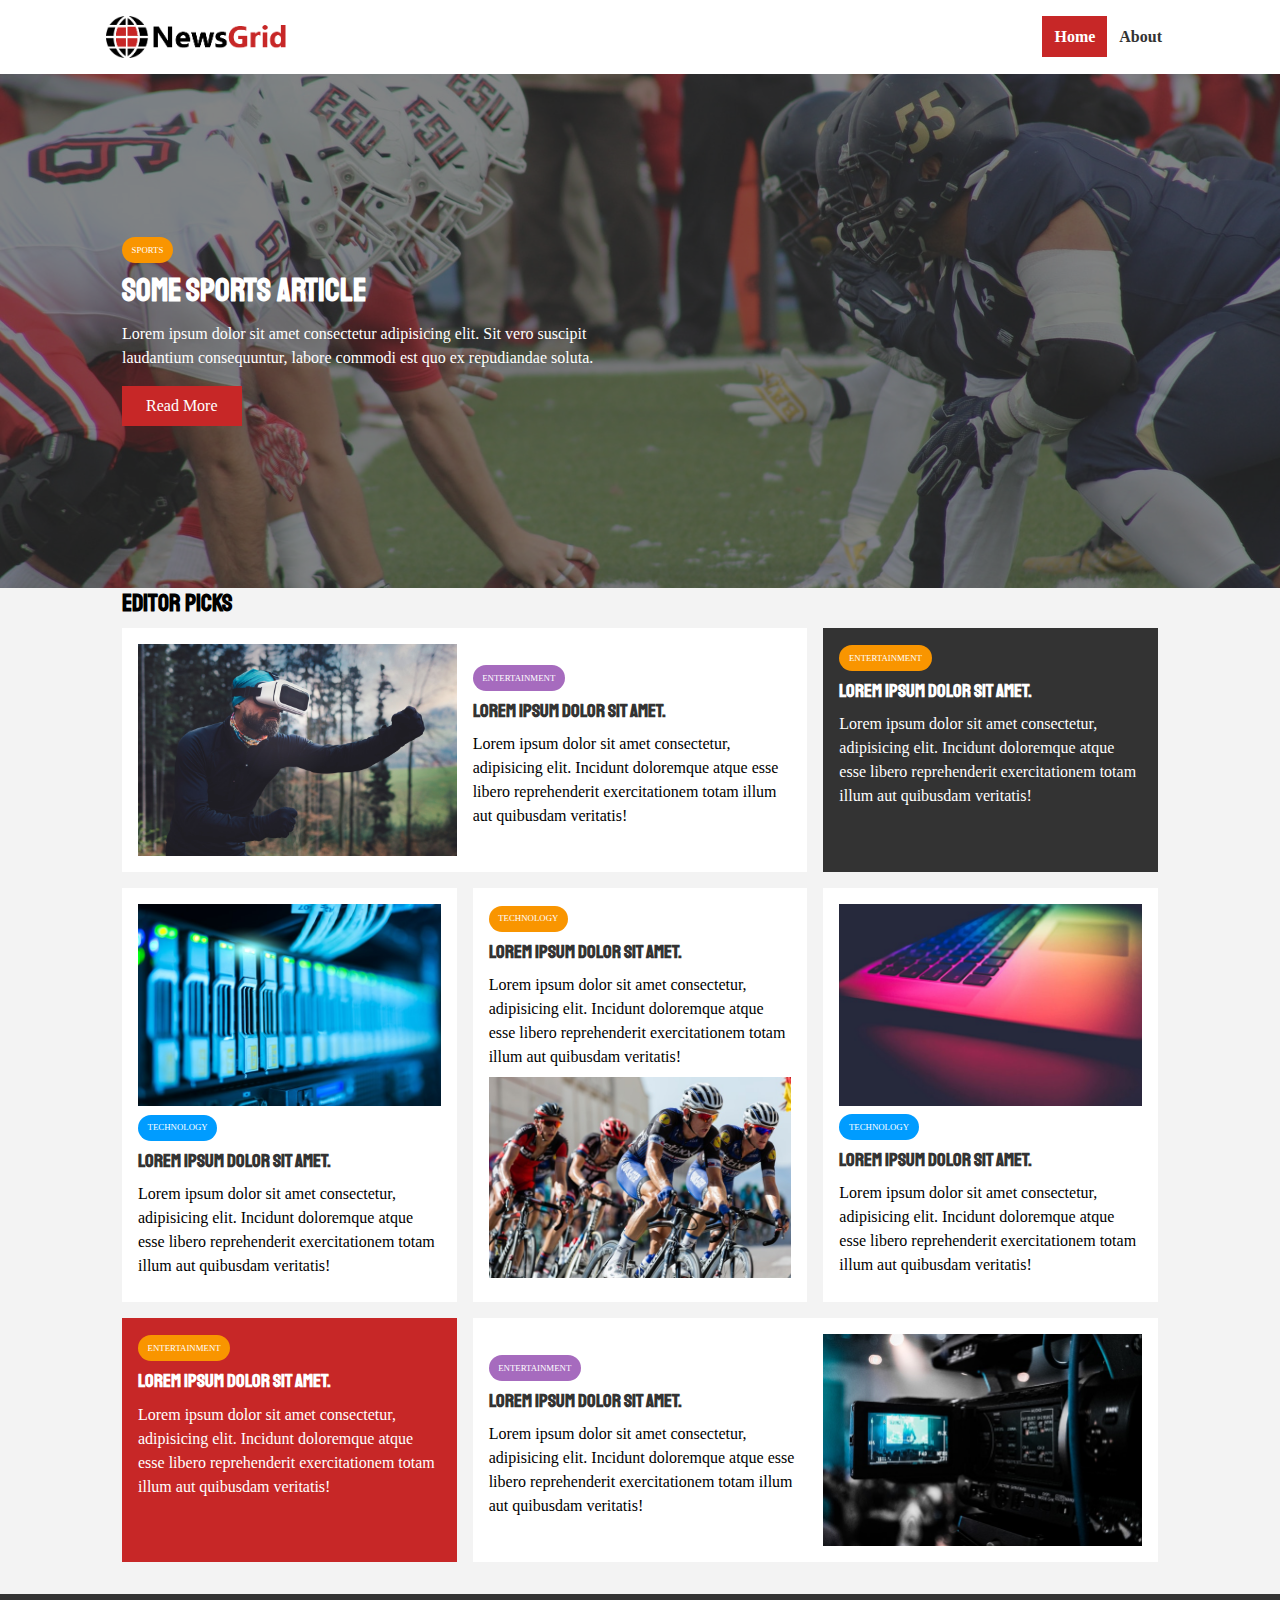
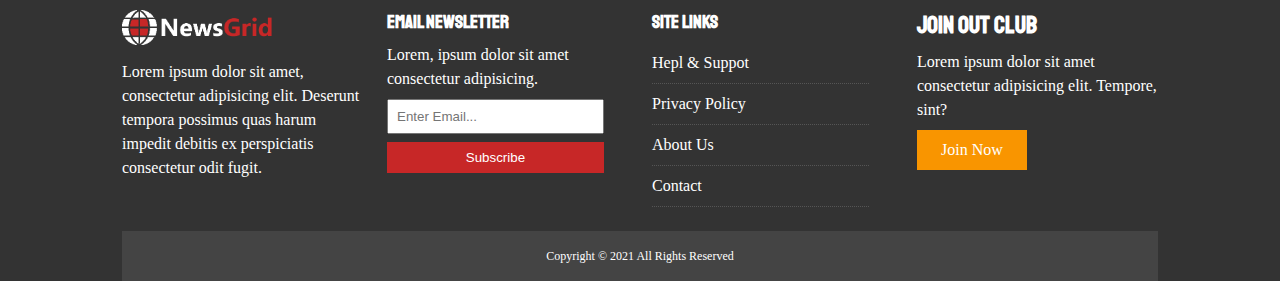
<file: index.html>
<!DOCTYPE html>
<html lang="en">
    <head>
        <meta charset="UTF-8" />
        <meta http-equiv="X-UA-Compatible" content="IE=edge" />
        <meta name="viewport" content="width=device-width, initial-scale=1.0" />
        <link
            href="https://fonts.googleapis.com/css2?family=Lato&family=Staatliches&display=swap"
            rel="stylesheet"
        />
        <link
            rel="stylesheet"
            href="https://cdnjs.cloudflare.com/ajax/libs/font-awesome/5.15.2/css/all.min.css"
            integrity="sha512-HK5fgLBL+xu6dm/Ii3z4xhlSUyZgTT9tuc/hSrtw6uzJOvgRr2a9jyxxT1ely+B+xFAmJKVSTbpM/CuL7qxO8w=="
            crossorigin="anonymous"
        />
        <link rel="stylesheet" href="css/style.css" />
        <link
            rel="stylesheet"
            media="screen and (max-width:768px)"
            href="css/mobile.css"
        />
        <link rel="shortcut icon" type="image/x-icon" href="favicon.ico" />
        <title>News Grid | Lates News</title>
    </head>
    <body>
        <nav id="main-nav">
            <div class="container">
                <img src="images/logo.png" alt="NewsGrid" class="logo" />
                <div class="social">
                    <a href="http://facebook.com" target="_blank"
                        ><i class="fab fa-facebook fa-2x"></i
                    ></a>
                    <a href="http://twitter.com" target="_blank"
                        ><i class="fab fa-twitter fa-2x"></i
                    ></a>
                    <a href="http://instagram.com" target="_blank"
                        ><i class="fab fa-instagram fa-2x"></i
                    ></a>
                    <a href="http://youtube.com" target="_blank"
                        ><i class="fab fa-youtube fa-2x"></i
                    ></a>
                </div>
                <ul>
                    <li><a href="index.html" class="current">Home</a></li>
                    <li><a href="about.html" class="">About</a></li>
                </ul>
            </div>
        </nav>
        <!-- Showcase -->
        <header id="showcase">
            <div class="container">
                <div class="showcase-container">
                    <div class="showcase-content">
                        <div class="category category-sports">Sports</div>
                        <h1>Some Sports Article</h1>
                        <p>
                            Lorem ipsum dolor sit amet consectetur adipisicing
                            elit. Sit vero suscipit laudantium consequuntur,
                            labore commodi est quo ex repudiandae soluta.
                        </p>
                        <a href="article.html" class="btn btn-primary"
                            >Read More</a
                        >
                    </div>
                </div>
            </div>
        </header>

        <!-- Home Articles -->
        <section id="home-articles" class="py-2">
            <div class="container">
                <h2>Editor Picks</h2>
                <div class="articles-container">
                    <article class="card">
                        <img src="images/articles/ent1.jpg" alt="" />
                        <div>
                            <div class="category category-ent">
                                Entertainment
                            </div>
                            <h3>
                                <a href="article.html"
                                    >Lorem ipsum dolor sit amet.</a
                                >
                            </h3>
                            <p>
                                Lorem ipsum dolor sit amet consectetur,
                                adipisicing elit. Incidunt doloremque atque esse
                                libero reprehenderit exercitationem totam illum
                                aut quibusdam veritatis!
                            </p>
                        </div>
                    </article>

                    <article class="card bg-dark">
                        <div class="category category-sports">
                            Entertainment
                        </div>
                        <div>
                            <h3>
                                <a href="article.html"
                                    >Lorem ipsum dolor sit amet.</a
                                >
                            </h3>
                            <p>
                                Lorem ipsum dolor sit amet consectetur,
                                adipisicing elit. Incidunt doloremque atque esse
                                libero reprehenderit exercitationem totam illum
                                aut quibusdam veritatis!
                            </p>
                        </div>
                    </article>

                    <article class="card">
                        <img src="images/articles/tech1.jpg" alt="" />
                        <div class="category category-tech">Technology</div>
                        <h3>
                            <a href="article.html"
                                >Lorem ipsum dolor sit amet.</a
                            >
                        </h3>
                        <p>
                            Lorem ipsum dolor sit amet consectetur, adipisicing
                            elit. Incidunt doloremque atque esse libero
                            reprehenderit exercitationem totam illum aut
                            quibusdam veritatis!
                        </p>
                    </article>

                    <article class="card">
                        <div class="category category-sports">Technology</div>
                        <h3>
                            <a href="article.html"
                                >Lorem ipsum dolor sit amet.</a
                            >
                        </h3>
                        <p>
                            Lorem ipsum dolor sit amet consectetur, adipisicing
                            elit. Incidunt doloremque atque esse libero
                            reprehenderit exercitationem totam illum aut
                            quibusdam veritatis!
                        </p>
                        <img src="images/articles/sports1.jpg" alt="" />
                    </article>

                    <article class="card">
                        <img src="images/articles/tech2.jpg" alt="" />
                        <div class="category category-tech">Technology</div>
                        <h3>
                            <a href="article.html"
                                >Lorem ipsum dolor sit amet.</a
                            >
                        </h3>
                        <p>
                            Lorem ipsum dolor sit amet consectetur, adipisicing
                            elit. Incidunt doloremque atque esse libero
                            reprehenderit exercitationem totam illum aut
                            quibusdam veritatis!
                        </p>
                    </article>

                    <article class="card bg-primary">
                        <div class="category category-sports">
                            Entertainment
                        </div>
                        <h3>
                            <a href="article.html"
                                >Lorem ipsum dolor sit amet.</a
                            >
                        </h3>
                        <p>
                            Lorem ipsum dolor sit amet consectetur, adipisicing
                            elit. Incidunt doloremque atque esse libero
                            reprehenderit exercitationem totam illum aut
                            quibusdam veritatis!
                        </p>
                    </article>

                    <article class="card">
                        <div>
                            <div class="category category-ent">
                                Entertainment
                            </div>
                            <h3>
                                <a href="article.html"
                                    >Lorem ipsum dolor sit amet.</a
                                >
                            </h3>
                            <p>
                                Lorem ipsum dolor sit amet consectetur,
                                adipisicing elit. Incidunt doloremque atque esse
                                libero reprehenderit exercitationem totam illum
                                aut quibusdam veritatis!
                            </p>
                        </div>
                        <img src="images/articles/ent2.jpg" alt="" />
                    </article>
                </div>
            </div>
        </section>

        <!-- Footer -->
        <footer id="main-footer" class="py-2">
            <div class="container footer-container">
                <div>
                    <img src="images/logo_light.png" alt="NewsGrid" />
                    <p>
                        Lorem ipsum dolor sit amet, consectetur adipisicing
                        elit. Deserunt tempora possimus quas harum impedit
                        debitis ex perspiciatis consectetur odit fugit.
                    </p>
                </div>
                <div>
                    <h3>Email Newsletter</h3>
                    <p>Lorem, ipsum dolor sit amet consectetur adipisicing.</p>
                    <form name="contact" method="POST" data-netlify="true">
                        <input
                            type="email"
                            name="email"
                            placeholder="Enter Email..."
                        />
                        <input
                            type="submit"
                            value="Subscribe"
                            class="btn btn-primary"
                        />
                    </form>
                </div>
                <div>
                    <h3>Site Links</h3>
                    <ul class="list">
                        <li><a href="#">Hepl & Suppot</a></li>
                        <li><a href="#">Privacy Policy</a></li>
                        <li><a href="#">About Us</a></li>
                        <li><a href="#">Contact</a></li>
                    </ul>
                </div>
                <div>
                    <h2>Join Out Club</h2>
                    <p>
                        Lorem ipsum dolor sit amet consectetur adipisicing elit.
                        Tempore, sint?
                    </p>
                    <a href="#" class="btn btn-secondary">Join Now</a>
                </div>
                <div>
                    <p>Copyright &copy 2021 All Rights Reserved</p>
                </div>
            </div>
        </footer>
    </body>
</html>
</file>
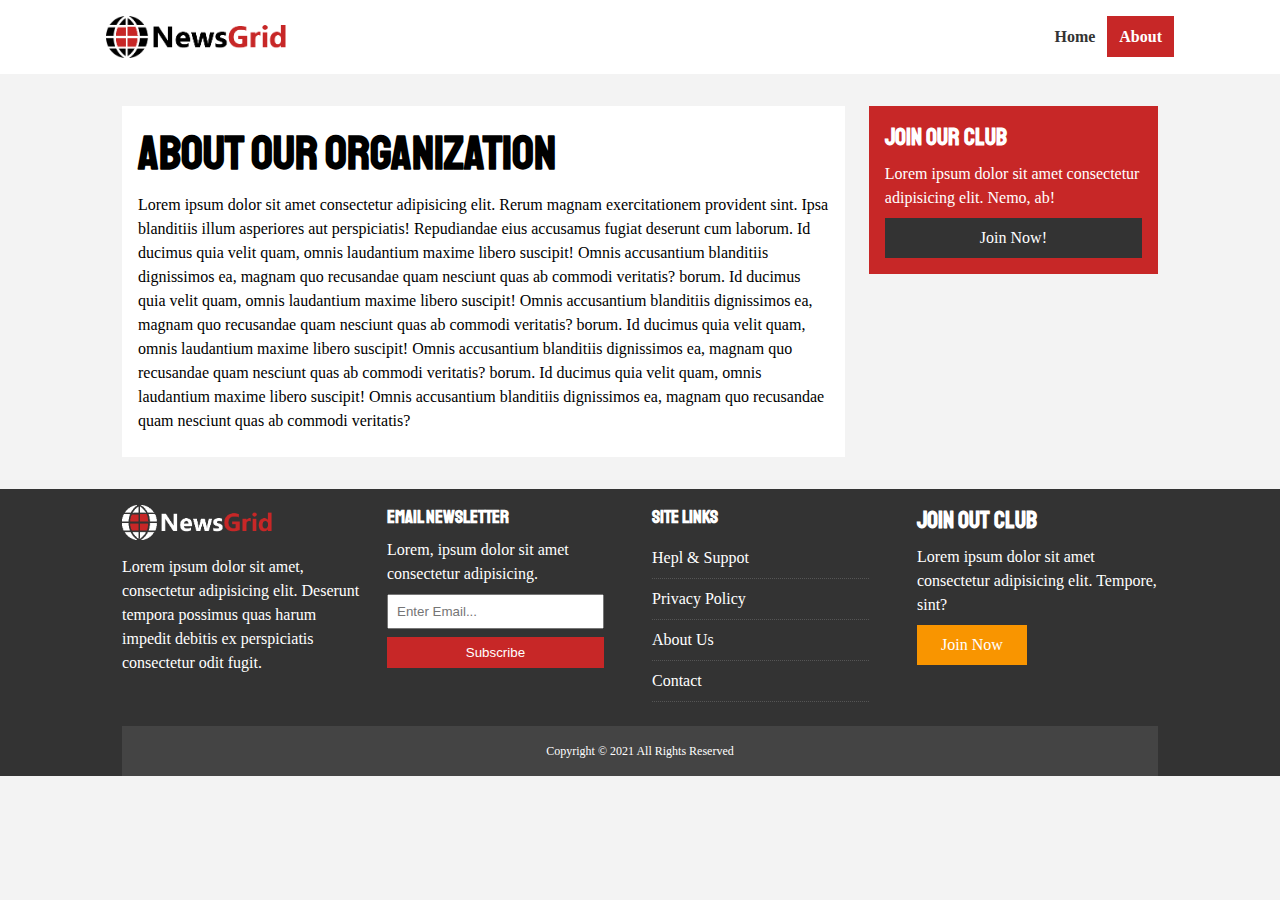
<file: about.html>
<!DOCTYPE html>
<html lang="en">
    <head>
        <meta charset="UTF-8" />
        <meta http-equiv="X-UA-Compatible" content="IE=edge" />
        <meta name="viewport" content="width=device-width, initial-scale=1.0" />
        <link
            href="https://fonts.googleapis.com/css2?family=Lato&family=Staatliches&display=swap"
            rel="stylesheet"
        />
        <link
            rel="stylesheet"
            href="https://cdnjs.cloudflare.com/ajax/libs/font-awesome/5.15.2/css/all.min.css"
            integrity="sha512-HK5fgLBL+xu6dm/Ii3z4xhlSUyZgTT9tuc/hSrtw6uzJOvgRr2a9jyxxT1ely+B+xFAmJKVSTbpM/CuL7qxO8w=="
            crossorigin="anonymous"
        />
        <link rel="stylesheet" href="css/style.css" />
        <link
            rel="stylesheet"
            media="screen and (max-width:768px)"
            href="css/mobile.css"
        />
        <link rel="shortcut icon" type="image/x-icon" href="favicon.ico" />
        <title>About</title>
    </head>
    <body>
        <nav id="main-nav">
            <div class="container">
                <img src="images/logo.png" alt="NewsGrid" class="logo" />
                <div class="social">
                    <a href="http://facebook.com" target="_blank"
                        ><i class="fab fa-facebook fa-2x"></i
                    ></a>
                    <a href="http://twitter.com" target="_blank"
                        ><i class="fab fa-twitter fa-2x"></i
                    ></a>
                    <a href="http://instagram.com" target="_blank"
                        ><i class="fab fa-instagram fa-2x"></i
                    ></a>
                    <a href="http://youtube.com" target="_blank"
                        ><i class="fab fa-youtube fa-2x"></i
                    ></a>
                </div>
                <ul>
                    <li><a href="index.html" class="">Home</a></li>
                    <li><a href="about.html" class="current">About</a></li>
                </ul>
            </div>
        </nav>

        <!-- about -->
        <section id="about">
            <div class="container">
                <div class="page-container">
                    <article class="card">
                        <h1 class="l-heading">About Our Organization</h1>
                        <p>
                            Lorem ipsum dolor sit amet consectetur adipisicing
                            elit. Rerum magnam exercitationem provident sint.
                            Ipsa blanditiis illum asperiores aut perspiciatis!
                            Repudiandae eius accusamus fugiat deserunt cum
                            laborum. Id ducimus quia velit quam, omnis
                            laudantium maxime libero suscipit! Omnis accusantium
                            blanditiis dignissimos ea, magnam quo recusandae
                            quam nesciunt quas ab commodi veritatis? borum. Id
                            ducimus quia velit quam, omnis laudantium maxime
                            libero suscipit! Omnis accusantium blanditiis
                            dignissimos ea, magnam quo recusandae quam nesciunt
                            quas ab commodi veritatis? borum. Id ducimus quia
                            velit quam, omnis laudantium maxime libero suscipit!
                            Omnis accusantium blanditiis dignissimos ea, magnam
                            quo recusandae quam nesciunt quas ab commodi
                            veritatis? borum. Id ducimus quia velit quam, omnis
                            laudantium maxime libero suscipit! Omnis accusantium
                            blanditiis dignissimos ea, magnam quo recusandae
                            quam nesciunt quas ab commodi veritatis?
                        </p>
                    </article>
                    <aside class="card bg-primary">
                        <h2>Join Our Club</h2>
                        <p>
                            Lorem ipsum dolor sit amet consectetur adipisicing
                            elit. Nemo, ab!
                        </p>
                        <a href="#" class="btn btn-dark btn-block">Join Now!</a>
                    </aside>
                </div>
            </div>
        </section>

        <!-- Footer -->
        <footer id="main-footer" class="py-2">
            <div class="container footer-container">
                <div>
                    <img src="images/logo_light.png" alt="NewsGrid" />
                    <p>
                        Lorem ipsum dolor sit amet, consectetur adipisicing
                        elit. Deserunt tempora possimus quas harum impedit
                        debitis ex perspiciatis consectetur odit fugit.
                    </p>
                </div>
                <div>
                    <h3>Email Newsletter</h3>
                    <p>Lorem, ipsum dolor sit amet consectetur adipisicing.</p>
                    <form name="contact" method="POST" data-netlify="true">
                        <input
                            type="email"
                            name="email"
                            placeholder="Enter Email..."
                        />
                        <input
                            type="submit"
                            value="Subscribe"
                            class="btn btn-primary"
                        />
                    </form>
                </div>
                <div>
                    <h3>Site Links</h3>
                    <ul class="list">
                        <li><a href="#">Hepl & Suppot</a></li>
                        <li><a href="#">Privacy Policy</a></li>
                        <li><a href="#">About Us</a></li>
                        <li><a href="#">Contact</a></li>
                    </ul>
                </div>
                <div>
                    <h2>Join Out Club</h2>
                    <p>
                        Lorem ipsum dolor sit amet consectetur adipisicing elit.
                        Tempore, sint?
                    </p>
                    <a href="#" class="btn btn-secondary">Join Now</a>
                </div>
                <div>
                    <p>Copyright &copy 2021 All Rights Reserved</p>
                </div>
            </div>
        </footer>
    </body>
</html>
</file>
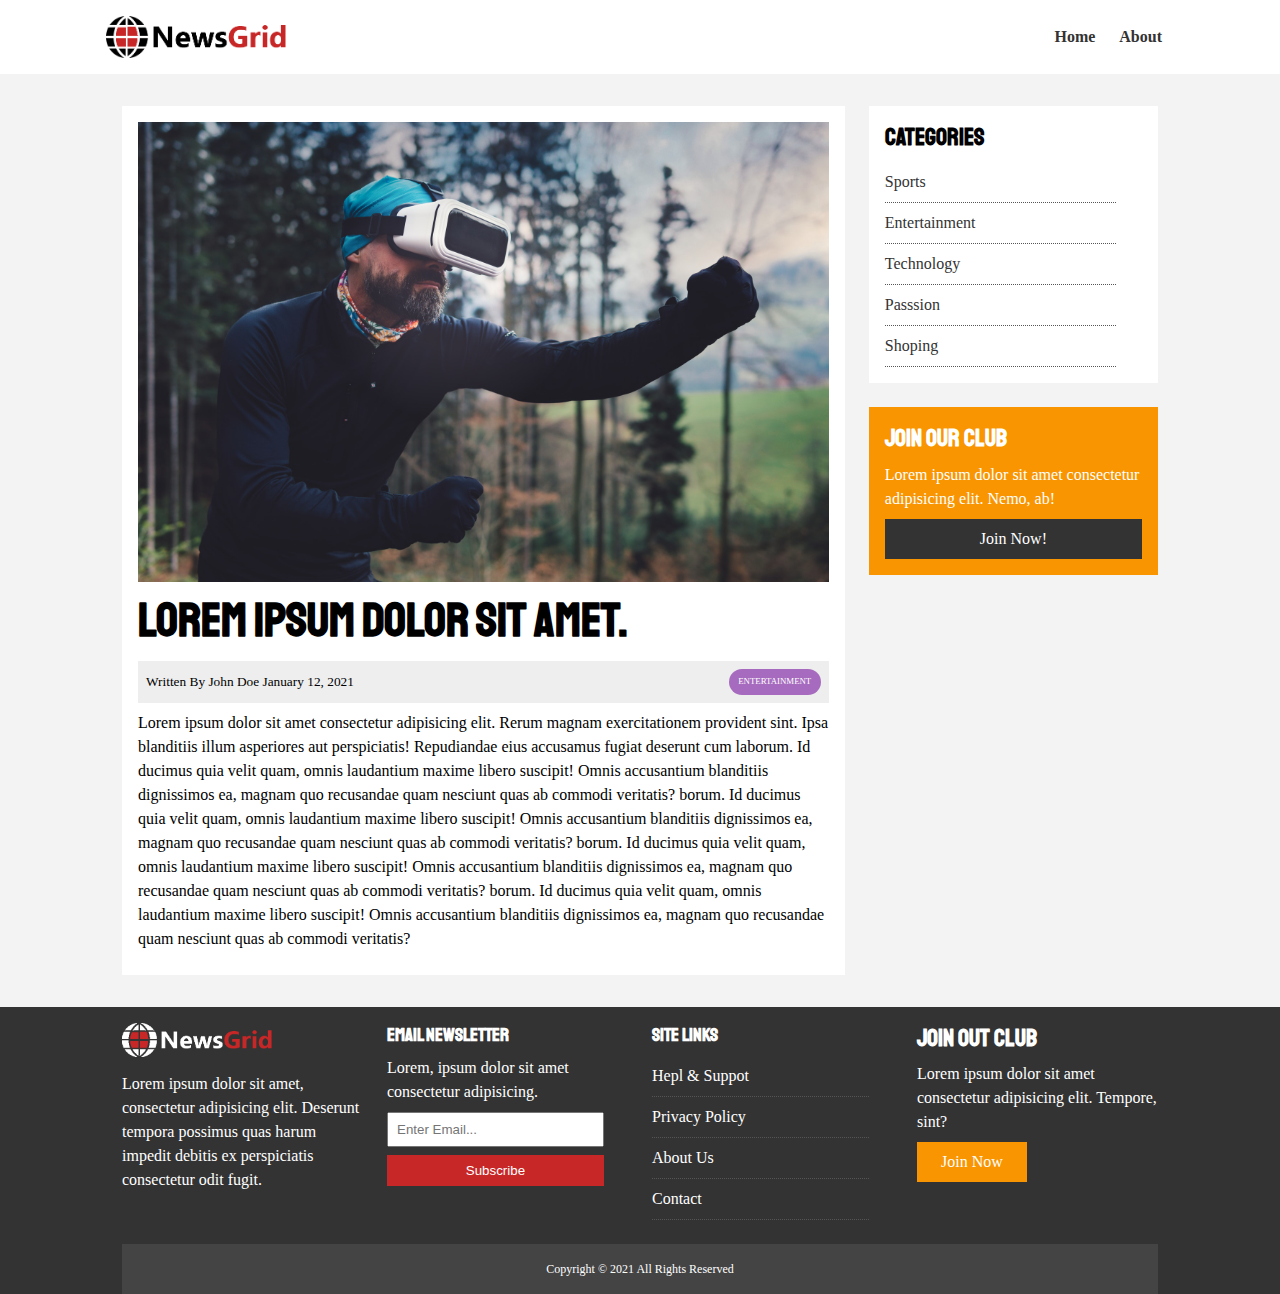
<file: article.html>
<!DOCTYPE html>
<html lang="en">
    <head>
        <meta charset="UTF-8" />
        <meta http-equiv="X-UA-Compatible" content="IE=edge" />
        <meta name="viewport" content="width=device-width, initial-scale=1.0" />
        <link
            href="https://fonts.googleapis.com/css2?family=Lato&family=Staatliches&display=swap"
            rel="stylesheet"
        />
        <link
            rel="stylesheet"
            href="https://cdnjs.cloudflare.com/ajax/libs/font-awesome/5.15.2/css/all.min.css"
            integrity="sha512-HK5fgLBL+xu6dm/Ii3z4xhlSUyZgTT9tuc/hSrtw6uzJOvgRr2a9jyxxT1ely+B+xFAmJKVSTbpM/CuL7qxO8w=="
            crossorigin="anonymous"
        />
        <link rel="stylesheet" href="css/style.css" />
        <link
            rel="stylesheet"
            media="screen and (max-width:768px)"
            href="css/mobile.css"
        />
        <link rel="shortcut icon" type="image/x-icon" href="favicon.ico" />
        <title>NewsGrid | Latest News</title>
    </head>
    <body>
        <nav id="main-nav">
            <div class="container">
                <img src="images/logo.png" alt="NewsGrid" class="logo" />
                <div class="social">
                    <a href="http://facebook.com" target="_blank"
                        ><i class="fab fa-facebook fa-2x"></i
                    ></a>
                    <a href="http://twitter.com" target="_blank"
                        ><i class="fab fa-twitter fa-2x"></i
                    ></a>
                    <a href="http://instagram.com" target="_blank"
                        ><i class="fab fa-instagram fa-2x"></i
                    ></a>
                    <a href="http://youtube.com" target="_blank"
                        ><i class="fab fa-youtube fa-2x"></i
                    ></a>
                </div>
                <ul>
                    <li><a href="index.html" class="">Home</a></li>
                    <li><a href="about.html" class="">About</a></li>
                </ul>
            </div>
        </nav>

        <!-- about -->
        <section id="article">
            <div class="container">
                <div class="page-container">
                    <article class="card">
                        <img src="images/articles/ent1.jpg" alt="" />
                        <h1 class="l-heading">Lorem ipsum dolor sit amet.</h1>
                        <div class="meta">
                            <small
                                ><i class="fas fa-user"></i> Written By John Doe
                                January 12, 2021</small
                            >
                            <div class="category category-ent">
                                Entertainment
                            </div>
                        </div>
                        <p>
                            Lorem ipsum dolor sit amet consectetur adipisicing
                            elit. Rerum magnam exercitationem provident sint.
                            Ipsa blanditiis illum asperiores aut perspiciatis!
                            Repudiandae eius accusamus fugiat deserunt cum
                            laborum. Id ducimus quia velit quam, omnis
                            laudantium maxime libero suscipit! Omnis accusantium
                            blanditiis dignissimos ea, magnam quo recusandae
                            quam nesciunt quas ab commodi veritatis? borum. Id
                            ducimus quia velit quam, omnis laudantium maxime
                            libero suscipit! Omnis accusantium blanditiis
                            dignissimos ea, magnam quo recusandae quam nesciunt
                            quas ab commodi veritatis? borum. Id ducimus quia
                            velit quam, omnis laudantium maxime libero suscipit!
                            Omnis accusantium blanditiis dignissimos ea, magnam
                            quo recusandae quam nesciunt quas ab commodi
                            veritatis? borum. Id ducimus quia velit quam, omnis
                            laudantium maxime libero suscipit! Omnis accusantium
                            blanditiis dignissimos ea, magnam quo recusandae
                            quam nesciunt quas ab commodi veritatis?
                        </p>
                    </article>
                    <aside id="categories" class="card">
                        <h2>Categories</h2>
                        <ul class="list">
                            <li>
                                <a href="#"
                                    ><i class="fas fa-chevron-right"></i
                                    >Sports</a
                                >
                            </li>
                            <li>
                                <a href="#"
                                    ><i class="fas fa-chevron-right"></i
                                    >Entertainment</a
                                >
                            </li>
                            <li>
                                <a href="#"
                                    ><i class="fas fa-chevron-right"></i
                                    >Technology</a
                                >
                            </li>
                            <li>
                                <a href="#"
                                    ><i class="fas fa-chevron-right"></i
                                    >Passsion</a
                                >
                            </li>
                            <li>
                                <a href="#"
                                    ><i class="fas fa-chevron-right"></i
                                    >Shoping</a
                                >
                            </li>
                        </ul>
                    </aside>
                    <aside class="card bg-secondary">
                        <h2>Join Our Club</h2>
                        <p>
                            Lorem ipsum dolor sit amet consectetur adipisicing
                            elit. Nemo, ab!
                        </p>
                        <a href="#" class="btn btn-dark btn-block">Join Now!</a>
                    </aside>
                </div>
            </div>
        </section>

        <!-- Footer -->
        <footer id="main-footer" class="py-2">
            <div class="container footer-container">
                <div>
                    <img src="images/logo_light.png" alt="NewsGrid" />
                    <p>
                        Lorem ipsum dolor sit amet, consectetur adipisicing
                        elit. Deserunt tempora possimus quas harum impedit
                        debitis ex perspiciatis consectetur odit fugit.
                    </p>
                </div>
                <div>
                    <h3>Email Newsletter</h3>
                    <p>Lorem, ipsum dolor sit amet consectetur adipisicing.</p>
                    <form name="contact" method="POST" data-netlify="true">
                        <input
                            type="email"
                            name="email"
                            placeholder="Enter Email..."
                        />
                        <input
                            type="submit"
                            value="Subscribe"
                            class="btn btn-primary"
                        />
                    </form>
                </div>
                <div>
                    <h3>Site Links</h3>
                    <ul class="list">
                        <li><a href="#">Hepl & Suppot</a></li>
                        <li><a href="#">Privacy Policy</a></li>
                        <li><a href="#">About Us</a></li>
                        <li><a href="#">Contact</a></li>
                    </ul>
                </div>
                <div>
                    <h2>Join Out Club</h2>
                    <p>
                        Lorem ipsum dolor sit amet consectetur adipisicing elit.
                        Tempore, sint?
                    </p>
                    <a href="#" class="btn btn-secondary">Join Now</a>
                </div>
                <div>
                    <p>Copyright &copy 2021 All Rights Reserved</p>
                </div>
            </div>
        </footer>
    </body>
</html>
</file>
<file: css/style.css>
:root {
    --primary-color: #c72727;
    --secondary-color: #f99500;
    --light-color: #f3f3f3;
    --dark-color: #333;
    --max-width: 1100px;
}

.category {
    --sport-color: var(--secondary-color);
    --ent-color: #a66bbe;
    --tech-color: #009cff;
}

* {
    margin: 0;
    padding: 0;
    box-sizing: border-box;
}

body {
    font-family: "Lato" sans-serif;
    line-height: 1.5;
    background: var(--light-color);
}

a {
    color: #333;
    text-decoration: none;
}

ul {
    list-style: none;
}

p {
    margin: 0.5rem 0;
}

img {
    width: 100%;
}

h1,
h2,
h3,
h4,
h5,
h6 {
    font-family: "Staatliches", cursive;
    margin-bottom: 0.55rem;
    line-height: 1.3;
}

/* Utility */
.container {
    max-width: var(--max-width);
    margin: auto;
    padding: 0 2rem;
    overflow: hidden;
}

.category {
    display: inline-block;
    color: #fff;
    font-size: 0.55rem;
    text-transform: uppercase;
    padding: 0.4rem 0.6rem;
    border-radius: 15px;
    margin-bottom: 0.5rem;
}

.category-sports {
    background: var(--sport-color);
}
.category-ent {
    background: var(--ent-color);
}
.category-tech {
    background: var(--tech-color);
}

/* Buttons */

.btn {
    display: inline-block;
    border: none;
    background: var(--dark-color);
    color: #fff;
    padding: 0.5rem 1.5rem;
}

.btn-light {
    background: var(--light-color);
}

.btn-primary {
    background: var(--primary-color);
}
.btn-secondary {
    background: var(--secondary-color);
}

.btn-block {
    display: block;
    width: 100%;
    text-align: center;
}

.btn:hover {
    opacity: 0.85;
}

.card {
    background: #fff;
    padding: 1rem;
}

.bg-dark {
    background: var(--dark-color);
    color: #fff;
}

.bg-primary {
    background: var(--primary-color);
    color: #fff;
}

.bg-secondary {
    background: var(--secondary-color);
    color: #fff;
}

.py-1 {
    padding: 1.5rem, 0;
}
.py-2 {
    padding: 2rem, 0;
}
.py-3 {
    padding: 3rem, 0;
}
.p-1 {
    padding: 1.5rem;
}
.p-2 {
    padding: 2rem;
}
.p-3 {
    padding: 3rem;
}
.l-heading {
    font-size: 3rem;
}

.list li {
    padding: 0.5rem 0;
    border-bottom: #555 dotted 1px;
    width: 90%;
}

.list li a:hover {
    color: var(--primary-color) !important;
}

.bg-dark h1,
.bg-dark h2,
.bg-dark h3,
.bg-dark a,
.bg-primary h1,
.bg-primary h2,
.bg-primary h3,
.bg-primary a,
.bg-secondary h1,
.bg-secondary h2,
.bg-secondary h3,
.bg-secondary a {
    color: #fff;
}

/* grid container */
.page-container {
    display: grid;
    grid-template-columns: 5fr 2fr;
    margin: 2rem 0;
    grid-gap: 1.5rem;
}

.page-container > *:first-child {
    grid-row: 1 / span 3;
}
/* Navigation */
#main-nav {
    background: #fff;
    position: sticky;
    top: 0;
    z-index: 2;
}

#main-nav .container {
    display: grid;
    grid-template-columns: 6fr 3fr 2fr;
    padding: 1rem;
    align-items: center;
}

#main-nav .logo {
    width: 180px;
}

#main-nav ul {
    justify-self: end;
    display: flex;
}

#main-nav ul li a {
    padding: 0.75rem;
    font-weight: bold;
}

#main-nav ul li a.current {
    background: var(--primary-color);
    color: #fff;
}

#main-nav ul li a:hover {
    background: var(--light-color);
    color: var(--dark-color);
}

#main-nav .social {
    justify-self: center;
}

#main-nav .social i {
    color: #777;
    margin-right: 0.5rem;
}

/* Showcase */
#showcase {
    color: #fff;
    background: #333;
    padding: 2rem;
    position: relative;
}

#showcase:before {
    content: "";
    background: url("../images/featured.jpg") no-repeat center center/cover;
    position: absolute;
    top: 0;
    left: 0;
    width: 100%;
    height: 100%;
    opacity: 0.4;
}

#showcase .showcase-container {
    display: grid;
    grid-template-columns: repeat(2, 1fr);
    justify-content: center;
    align-items: center;
    height: 50vh;
}

#showcase .showcase-content {
    z-index: 1;
}

#showcase .showcase-content p {
    margin-bottom: 1rem;
}
/* Home Articles */
#home-articles .articles-container {
    display: grid;
    grid-template-columns: repeat(3, 1fr);
    grid-gap: 1rem;
    margin-bottom: 2rem;
}

#home-articles .articles-container > *:first-child,
#home-articles .articles-container > *:last-child {
    display: grid;
    grid-template-columns: repeat(2, 1fr);
    grid-gap: 1rem;
    align-items: center;
    grid-column: 1 / span 2;
}

#home-articles .articles-container > *:last-child {
    grid-column: 2 / span 2;
}

#article .meta {
    display: flex;
    justify-content: space-between;
    align-items: center;
    background: #eee;
    padding: 0 0.5rem;
}

#article .meta .category {
    margin-top: 0.5rem;
}

/* Footer */
#main-footer {
    background: var(--dark-color);
    color: #fff;
    padding-top: 1rem;
}

#main-footer img {
    width: 150px;
}

#main-footer a {
    color: #fff;
}

#main-footer .footer-container {
    display: grid;
    grid-template-columns: repeat(4, 1fr);
    grid-gap: 1.5rem;
}

#main-footer .footer-container > *:last-child {
    background: #444;
    grid-column: 1 / span 4;
    padding: 0.5rem;
    text-align: center;
    font-size: 0.75rem;
}

#main-footer .footer-container input[type="email"] {
    width: 90%;
    padding: 0.5rem;
    margin-bottom: 0.5rem;
}

#main-footer .footer-container input[type="submit"] {
    width: 90%;
}
</file>
<file: css/mobile.css>
/* Navigation */
#main-nav .social {
    display: none;
}

#main-nav .container {
    grid-template-columns: 1fr;
    grid-gap: 1.2rem;
}

#main-nav ul,
#main-nav .logo {
    justify-self: center;
}

#main-nav ul li a {
    padding: 0.5rem;
}

#home-articles .articles-container {
    grid-template-columns: repeat(2, 1fr);
}

#home-articles .articles-container > *:first-child {
    grid-template-columns: 1fr;
    grid-column: 1;
}

#home-articles .articles-container > *:last-child {
    grid-template-columns: 1fr;
    grid-column: 1;
}

@media (max-width: 600px) {
    /* Stack Grid Items */
    #showcase .showcase-container,
    #home-articles .articles-container,
    #main-footer .footer-container {
        grid-template-columns: 1fr;
    }

    #main-footer .footer-container > *:last-child {
        grid-column: 1;
    }

    #main-footer .footer-container > *:first-child,
    #main-footer .footer-container > *:nth-child(2) {
        border-bottom: #444 dotted 1px;
        padding-bottom: 1rem;
    }

    .page-container {
        grid-template-columns: 1fr;
        text-align: center;
    }

    .page-container > *:first-child {
        grid-row: 1;
    }

    .l-heading {
        font-size: 2rem;
    }
}
</file>
